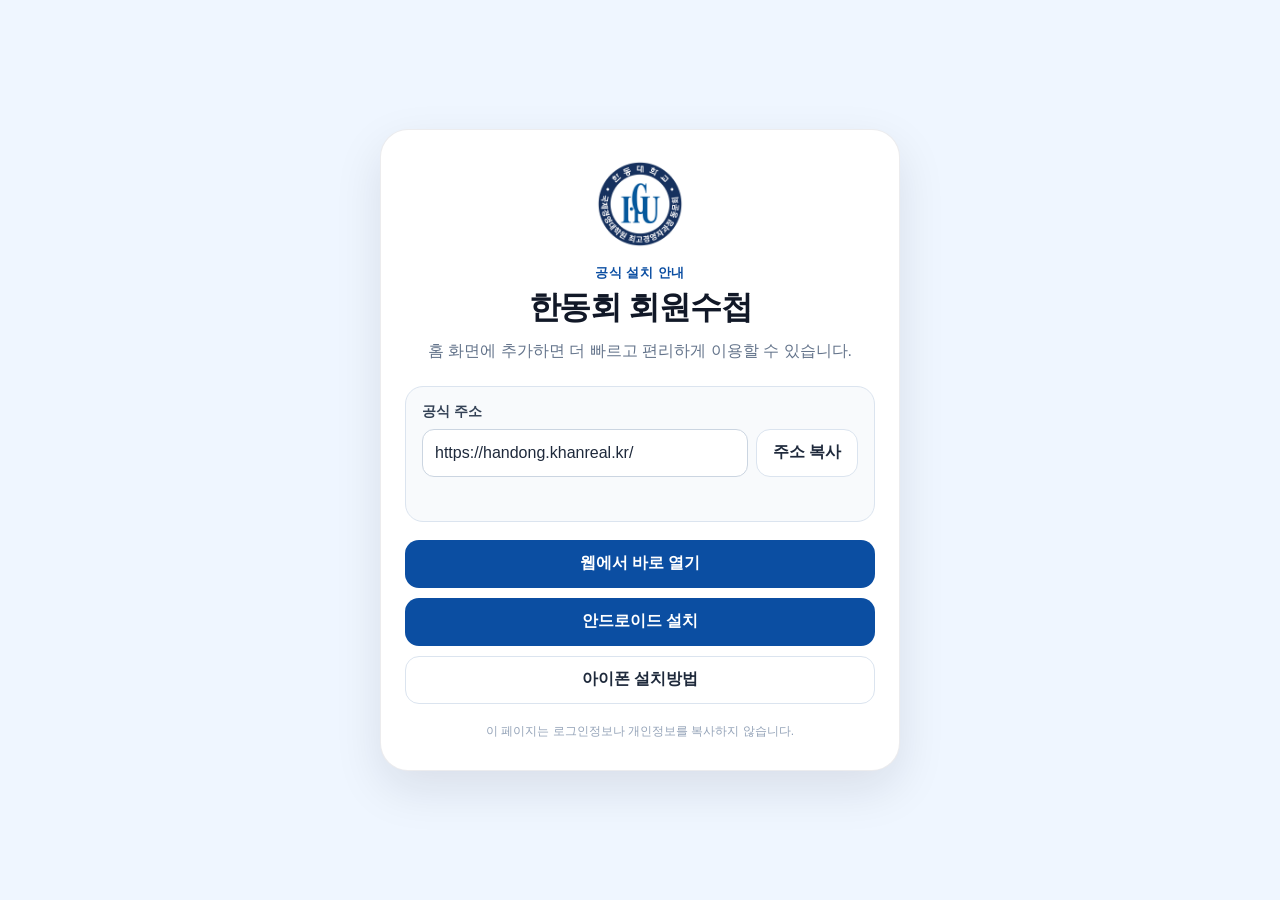
<file: go.html>
<!doctype html>
<html lang="ko">
<head>
  <meta charset="utf-8" />
  <meta name="viewport" content="width=device-width, initial-scale=1, viewport-fit=cover" />
  <meta name="referrer" content="no-referrer" />
  <meta http-equiv="Content-Security-Policy" content="default-src 'self'; script-src 'self'; style-src 'self'; img-src 'self' data:; connect-src 'self'; object-src 'none'; base-uri 'none'; form-action 'none'; upgrade-insecure-requests" />

  <title>한동회 회원수첩 설치 안내</title>

  <meta property="og:type" content="website" />
  <meta property="og:title" content="한동회 회원수첩" />
  <meta property="og:description" content="한동회 회원수첩 공식 설치 안내" />
  <meta property="og:url" content="https://handong.khanreal.kr/go.html" />
  <meta property="og:image" content="https://handong.khanreal.kr/icons/icon-192.png" />

  <link rel="icon" href="./icons/icon-192.png" />
  <link rel="stylesheet" href="./go.css" />
  <script src="./go.js" defer></script>
</head>
<body>
  <main class="install-page">
    <section class="install-card" aria-labelledby="installTitle">
      <img class="app-icon" src="./icons/icon-192.png" alt="한동회 회원수첩 앱 아이콘" />
      <p class="eyebrow">공식 설치 안내</p>
      <h1 id="installTitle">한동회 회원수첩</h1>
      <p class="lead">홈 화면에 추가하면 더 빠르고 편리하게 이용할 수 있습니다.</p>

      <section class="address-card" aria-labelledby="officialAddressLabel">
        <label id="officialAddressLabel" for="officialAddress">공식 주소</label>
        <div class="address-row">
          <input
            id="officialAddress"
            type="text"
            value="https://handong.khanreal.kr/"
            readonly
            spellcheck="false"
            aria-describedby="copyStatus"
          />
          <button id="btnCopyAddress" class="button secondary compact" type="button">주소 복사</button>
        </div>
        <p id="copyStatus" class="status" role="status" aria-live="polite"></p>
      </section>

      <div class="primary-actions">
        <button id="btnOpenWeb" class="button primary" type="button">웹에서 바로 열기</button>
        <button id="btnAndroidInstall" class="button android" type="button">안드로이드 설치</button>
        <button id="btnIosGuide" class="button secondary" type="button">아이폰 설치방법</button>
      </div>

      <section id="androidGuide" class="guide" hidden aria-labelledby="androidGuideTitle">
        <h2 id="androidGuideTitle">안드로이드 설치 방법</h2>
        <ol>
          <li>공식 주소를 Chrome 또는 설치를 지원하는 브라우저에서 여세요.</li>
          <li>브라우저 메뉴에서 <strong>앱 설치</strong> 또는 <strong>홈 화면에 추가</strong>를 누르세요.</li>
          <li>화면 안내에 따라 설치를 완료하세요.</li>
        </ol>
      </section>

      <section id="iosGuide" class="guide" hidden aria-labelledby="iosGuideTitle">
        <h2 id="iosGuideTitle">아이폰 설치 방법</h2>
        <ol>
          <li>Safari에서 공식 주소를 여세요.</li>
          <li>공유 버튼을 누르세요.</li>
          <li><strong>홈 화면에 추가</strong>를 선택하세요.</li>
          <li><strong>웹 앱으로 열기</strong>를 활성화하세요.</li>
          <li><strong>추가</strong>를 선택하세요.</li>
        </ol>
      </section>

      <aside id="browserNotice" class="browser-notice" hidden></aside>
      <p class="privacy-note">이 페이지는 로그인정보나 개인정보를 복사하지 않습니다.</p>
    </section>
  </main>
</body>
</html>
</file>
<file: go.css>
:root {
  color-scheme: light;
  --page-bg: #eff6ff;
  --card-bg: #ffffff;
  --primary: #0b4ea2;
  --primary-pressed: #083d80;
  --text: #111827;
  --muted: #64748b;
  --border: #dbe4ef;
  --soft: #f8fafc;
  --success: #16794b;
  --danger: #b42318;
}

* {
  box-sizing: border-box;
}

html,
body {
  min-width: 0;
  min-height: 100%;
  margin: 0;
}

body {
  min-height: 100vh;
  min-height: 100dvh;
  font-family: -apple-system, BlinkMacSystemFont, "Segoe UI", "Noto Sans KR", sans-serif;
  color: var(--text);
  background: var(--page-bg);
  overflow-x: hidden;
}

button,
input {
  font: inherit;
}

.install-page {
  width: 100%;
  min-height: 100vh;
  min-height: 100dvh;
  display: grid;
  place-items: center;
  padding: max(24px, env(safe-area-inset-top)) 16px max(24px, env(safe-area-inset-bottom));
}

.install-card {
  width: min(100%, 520px);
  padding: 30px 24px;
  border: 1px solid rgba(15, 23, 42, 0.08);
  border-radius: 28px;
  background: var(--card-bg);
  box-shadow: 0 18px 48px rgba(15, 23, 42, 0.1);
  text-align: center;
}

.app-icon {
  display: block;
  width: 88px;
  height: 88px;
  margin: 0 auto 16px;
  border-radius: 22px;
}

.eyebrow {
  margin: 0 0 6px;
  color: var(--primary);
  font-size: 13px;
  font-weight: 800;
  letter-spacing: 0.04em;
}

h1 {
  margin: 0;
  font-size: clamp(26px, 7vw, 32px);
  line-height: 1.2;
  letter-spacing: -0.04em;
}

.lead {
  margin: 12px auto 22px;
  color: var(--muted);
  font-size: 16px;
  line-height: 1.6;
}

.address-card {
  padding: 16px;
  border: 1px solid var(--border);
  border-radius: 18px;
  background: var(--soft);
  text-align: left;
}

.address-card label {
  display: block;
  margin-bottom: 8px;
  color: #334155;
  font-size: 14px;
  font-weight: 800;
}

.address-row {
  display: grid;
  grid-template-columns: minmax(0, 1fr) auto;
  gap: 8px;
}

#officialAddress {
  min-width: 0;
  height: 48px;
  padding: 0 12px;
  border: 1px solid #cbd5e1;
  border-radius: 12px;
  background: #fff;
  color: #1e293b;
  font-size: 16px;
}

#officialAddress:focus-visible,
.button:focus-visible {
  outline: 3px solid rgba(37, 99, 235, 0.25);
  outline-offset: 2px;
}

.status {
  min-height: 20px;
  margin: 8px 2px 0;
  color: var(--success);
  font-size: 13px;
  line-height: 1.5;
}

.status.is-error {
  color: var(--danger);
}

.primary-actions {
  display: grid;
  gap: 10px;
  margin-top: 18px;
}

.button {
  min-height: 48px;
  padding: 11px 16px;
  border: 1px solid transparent;
  border-radius: 14px;
  font-size: 16px;
  font-weight: 800;
  cursor: pointer;
  touch-action: manipulation;
}

.button:active {
  transform: translateY(1px);
}

.button.primary,
.button.android {
  color: #fff;
  background: var(--primary);
}

.button.primary:active,
.button.android:active {
  background: var(--primary-pressed);
}

.button.secondary {
  border-color: var(--border);
  color: #1e293b;
  background: #fff;
}

.button.compact {
  min-width: 98px;
  white-space: nowrap;
}

.guide,
.browser-notice {
  margin-top: 18px;
  padding: 16px;
  border-radius: 18px;
  background: #f1f5f9;
  text-align: left;
}

.guide h2 {
  margin: 0 0 10px;
  font-size: 17px;
}

.guide ol {
  margin: 0;
  padding-left: 22px;
  color: #475569;
  line-height: 1.7;
}

.browser-notice {
  color: #7c2d12;
  background: #fff7ed;
  font-size: 14px;
  line-height: 1.55;
}

.privacy-note {
  margin: 18px 0 0;
  color: #94a3b8;
  font-size: 12px;
  line-height: 1.5;
}

@media (max-width: 430px) {
  .install-page {
    align-items: start;
    padding-inline: 12px;
  }

  .install-card {
    padding: 24px 16px;
    border-radius: 22px;
  }

  .address-row {
    grid-template-columns: 1fr;
  }

  .button.compact {
    width: 100%;
  }
}

@media (prefers-reduced-motion: reduce) {
  *,
  *::before,
  *::after {
    scroll-behavior: auto !important;
    transition-duration: 0.01ms !important;
    animation-duration: 0.01ms !important;
    animation-iteration-count: 1 !important;
  }
}
</file>
